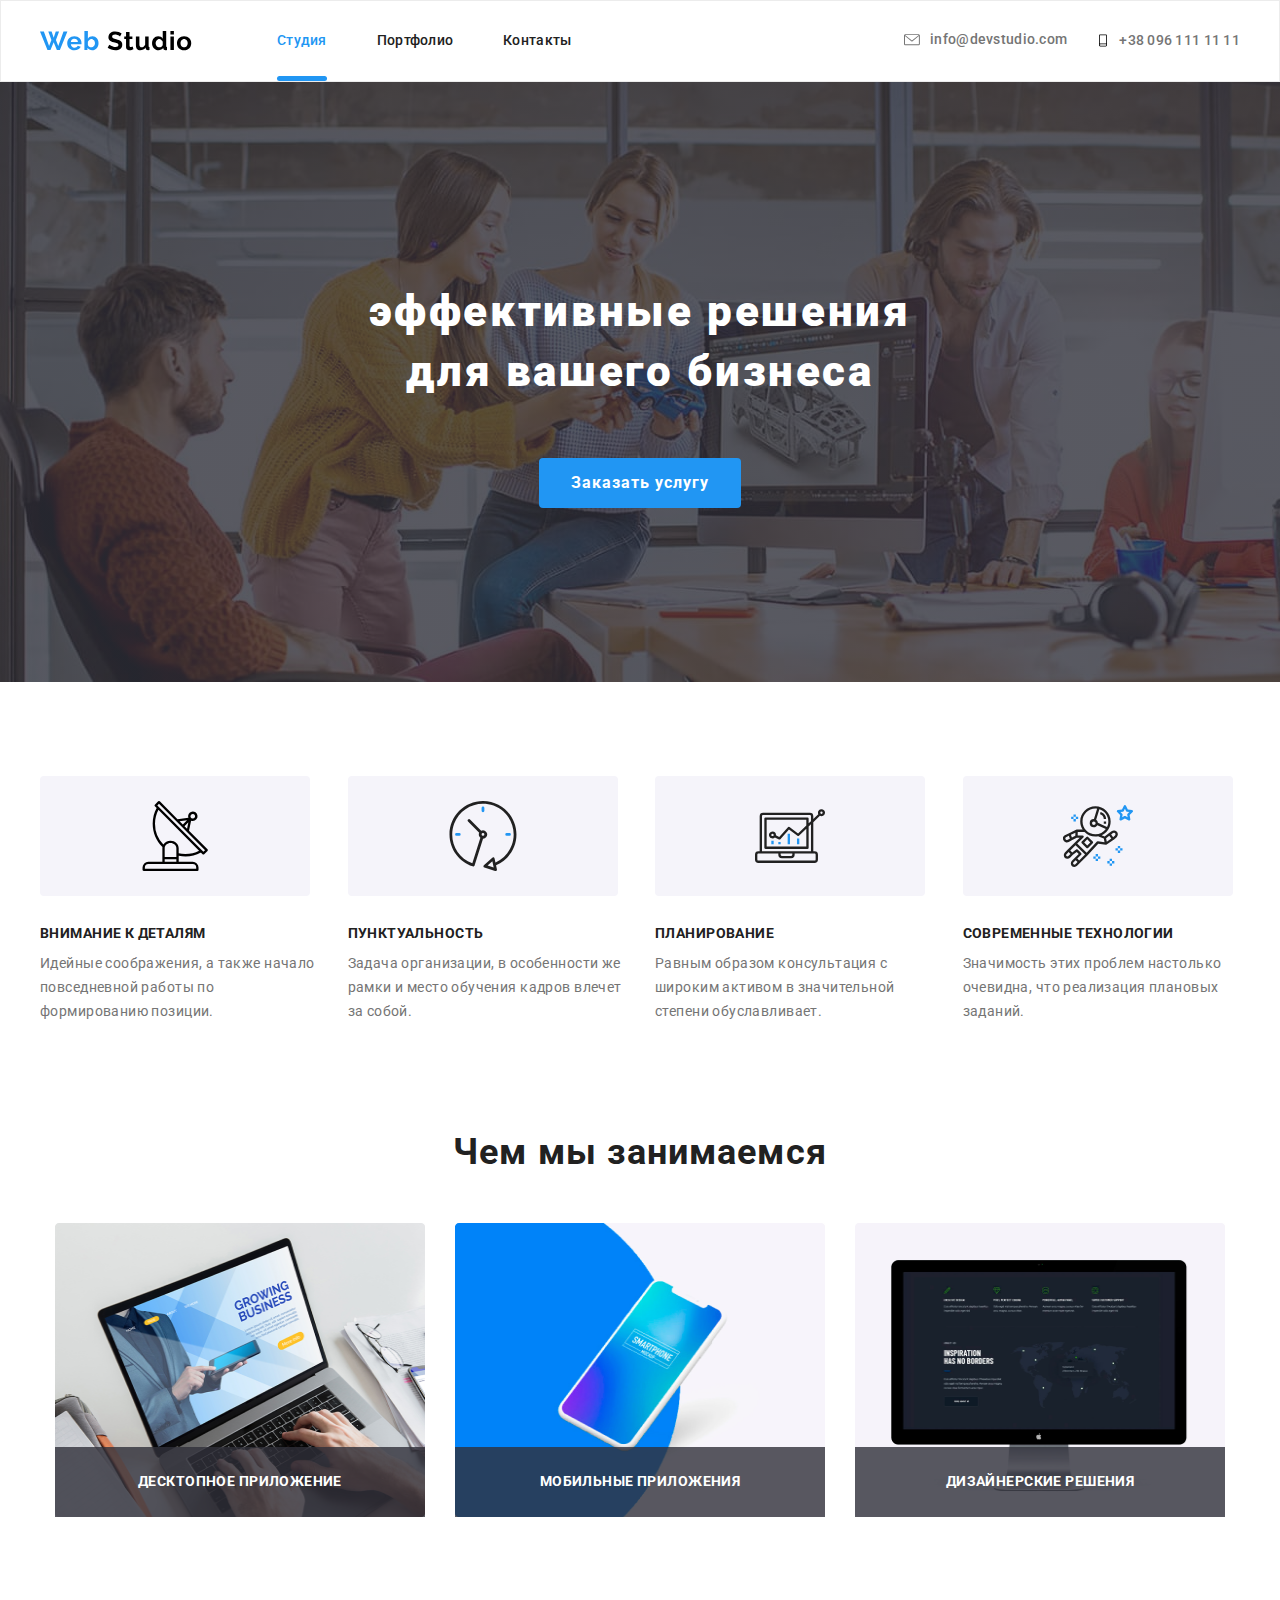
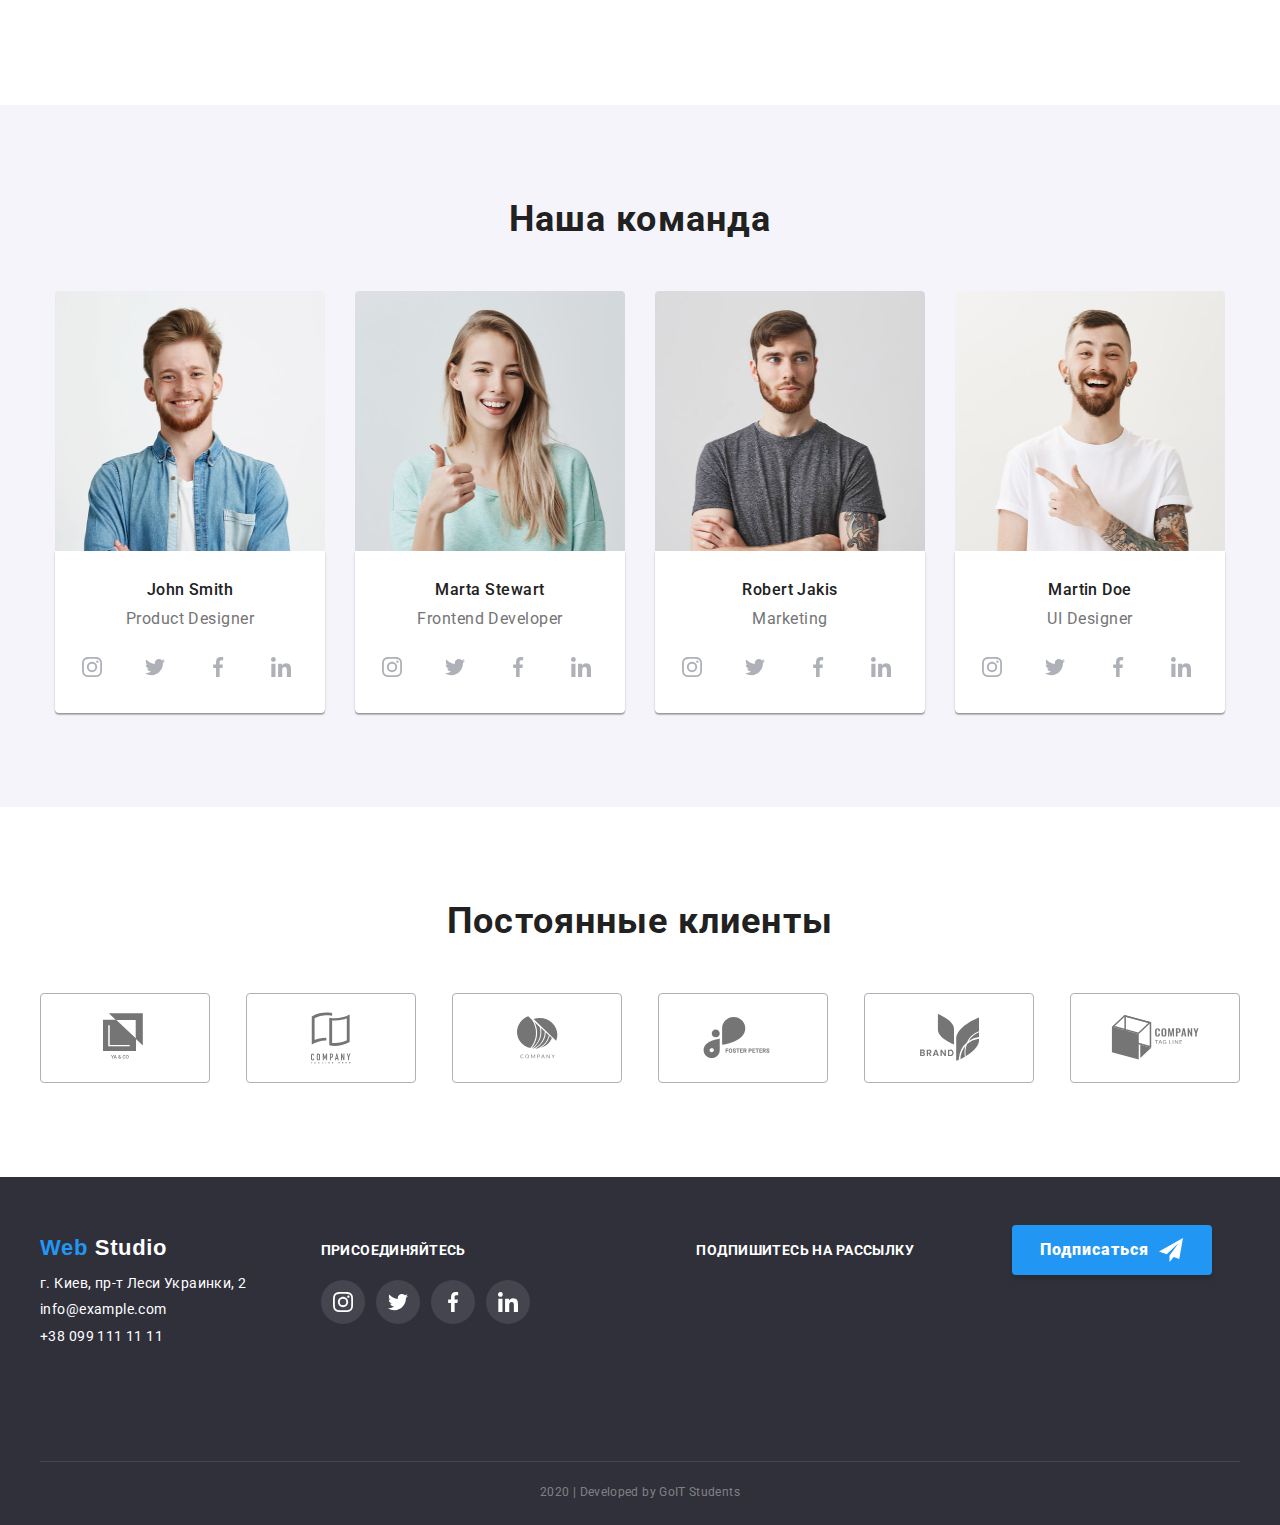
<file: index.html>
<!DOCTYPE html>
<html lang="ru">
<head>
    <meta charset="UTF-8">
    <meta name="viewport" content="width=device-width, initial-scale=1.0">
    <title>Студия</title>
    <link 
      href="https://fonts.googleapis.com/css2?family=Roboto:wght@400;500;700;900&display=swap"
      rel="stylesheet"
    />
    <link
      rel="stylesheet" href="./css/styles.css" 
    />
    <link rel="stylesheet" href="css/normalize.css">
</head>
<body>
<!--шапка сайта-->   

    <header class="page-header"> 
        <div class="container">
            <nav class="main-nav">
                <a href="/">
                   <img src="./img/WebStudio.svg" alt="логотип вебсайта"/>
                </a>
    
                <ul class="site-nav">
                    <li class="item"><a href="./index.html" class="link current">Студия</a></li>
                    <li class="item"><a href="./portfolio.html" class="link">Портфолио</a></li>
                    <li class="item"><a href="" class="link">Контакты</a></li>
                </ul>
        
                <ul class="auth-nav">
                    <li class="item">
                        <a href="" class="link-auth">
                          <svg class="envelope-icon-sprite" width="16" height="12">
                            <use href="./img/symbol-defs1.svg#icon-envelope-hover-2"></use>
                          </svg>
                            info@devstudio.com
                        </a>
                    </li>
 
                    <li class="item">
                        <a href="" class="link-auth">
                          <svg class="smartphone-icon-sprite" width="10" height="15">
                            <use href="./img/symbol-defs1.svg#icon-smartphone-1"></use>
                          </svg>            
                           +38 096 111 11 11
                        </a>
                    </li>
                </ul> 
            </nav>
        </div>
    </header>
   
    <main>
<!--заказ услуг-->
        <section class="service">
          <div class="overlay">
            <h1 class="service-title">эффективные решения<br />для вашего бизнеса</h1>
            <div class="around-button-first">
            <a href="" class="button-first">Заказать услугу</a>
            </div>
          </div>
        </section>
<!--особенности-->
    <section class="qualities">
        <div class="container">
        <h2 class="qualities-title">Особенности</h2>
           <ul class="features">
              <li class="item antenna">
                <div class="pics">
                <svg
                class="qualities-antenna-icon-sprite"
                width="70"
                height="70">
                <use href="./img/symbol-defs1.svg#icon-antena"></use>
               </svg>
               </div>
                <h3 class="name">Внимание к деталям</h3>
                <p class="text">Идейные соображения, а также начало повседневной работы по формированию позиции.</p>
              </li>
          

           
               <li class="item clock">
                <div class="pics">
                  <svg class="qualities-clock-icon-sprite" width="70" height="70">
                    <use href="./img/symbol-defs1.svg#icon-clock1"></use>
                  </svg>
                </div>
  
                 <h3 class="name">Пунктуальность</h3>
                 <p class="text">Задача организации, в особенности же рамки и место обучения кадров влечет за собой.</p>
               </li>
         

               <li class="item diagram">
                 <div class="pics">
                   <svg class="qualities-diagram-icon-sprite" width="70" height="70">
                     <use href="./img/symbol-defs1.svg#icon-diagram1"></use>
                   </svg>
                 </div> 
                 <h3 class="name">Планирование</h3>
                 <p class="text">Равным образом консультация с широким активом в значительной степени обуславливает.</p>
               </li>
          

          
               <li class="item astronaut">
                <div class="pics">
                   <svg class="qualities-astronaut-icon-sprite" width="70" height="70">
                    <use href="./img/symbol-defs1.svg#icon-astronaut1"></use>
                   </svg>
                </div>
                  <h3 class="name">Современные технологии</h3>
                  <p class="text">Значимость этих проблем настолько очевидна, что реализация плановых заданий.</p>
               </li>
           </ul>
        </div>   
    </section>  
<!--чем мы занимаемся-->
    <section class="section">
        <div class="container">
         <h3 class="section-title">Чем мы занимаемся</h3>

          <ul class="section-options">
              <li class="item">
                <img src="./img/pictures/img.png" alt="изображение ноутбука"
                 width="370px" height="294px" class="display-block"> 
                 <div class="title-box">
                <h4 class="options">Десктопное приложение</h4>
                </div>
              </li>
              <li class="item">
                  <img src="./img/pictures/box.png" alt="изображение телефона" 
                  width="370px" height="294px" class="display-block">
                  <div class="title-box">
                  <h4 class="options">Мобильные приложения</h4>
                  </div>
              </li>
              <li class="item">
                  <img src="./img/pictures/monitor.png" alt="изображение монитора" 
                  width="370px" height="294px" class="display-block">
                  <div class="title-box">
                  <h4 class="options">Дизайнерские решения</h4>
                  </div>
              </li>
          </ul>
        </div>
    </section>
<!--наша команда-->
    <section class="section-people">
     <div class="container">
        <h3 class="section-title">Наша команда</h3>
         <ul class="band">
          <li class="item-person">
             <img src="./img/team/john.png" alt="Личное фото"
             width="270"
             height="260"
             class="display-block"
             />
              <div class="band-person-description">
               <h4 class="names">John Smith</h4>
               <p class="text">Product Designer</p>
               <ul class="social-links">
               <li class="item">
                <a href="https://instagram.com" aria-label="Ссылка на Instagram" class="instagram-icon">
                 <svg class="band-instagram-icon-sprite" width="20" height="20">
                  <use href="./img/symbol-defs1.svg#icon-instagram-2"></use>
                 </svg>
                </a>
               </li>
               <li class="item">
                 <a href="https://twitter.com" aria-label="Ссылка на Twitter" class="twitter-icon">
                  <svg class="band-twitter-icon-sprite" width="20" height="20">
                    <use href="./img/symbol-defs1.svg#icon-twitter-1"></use>
                  </svg> 
                </a>
               </li>
               <li class="item">
                 <a href="https://facebook.com" aria-label="Ссылка на Facebook" class="facebook-icon">
                   <svg class="band-facebook-icon-sprite" width="20" height="20">
                      <use href="./img/symbol-defs1.svg#icon-facebook-1"></use>
                   </svg>
                 </a>
                </li>
               <li class="item">
                 <a href="https://linkedin.com" aria-label="Ссылка на LinkedIn" class="linkedin-icon">
                   <svg class="band-linkedin-icon-sprite" width="20" height="20">
                      <use href="./img/symbol-defs1.svg#icon-linkedin-1"></use>
                   </svg>
                 </a>
               </li>
               </ul>
            </div>
          </li>
        

          <li class="item-person">
            <img src="./img/team/marta.png" alt="Личное фото"
            width="270"
            height="260"
            class="display-block"
            />
            <div class="band-person-description">
               <h4 class="names">Marta Stewart</h4>
               <p class="text">Frontend Developer</p>
               <ul class="social-links">
                <li class="item">
                  <a href="https://instagram.com" aria-label="Ссылка на Instagram" class="instagram-icon">
                   <svg
                    class="band-instagram-icon-sprite" width="20" height="20">
                    <use href="./img/symbol-defs1.svg#icon-instagram-2"></use>
                   </svg>
                  </a>
                 </li>
                 <li class="item">
                   <a href="https://twitter.com" aria-label="Ссылка на Twitter" class="twitter-icon">
                    <svg class="band-twitter-icon-sprite" width="20" height="20">
                      <use href="./img/symbol-defs1.svg#icon-twitter-1"></use>
                    </svg> 
                  </a>
                 </li>
                 <li class="item">
                   <a href="https://facebook.com" aria-label="Ссылка на Facebook" class="facebook-icon">
                     <svg class="band-facebook-icon-sprite" width="20" height="20">
                        <use href="./img/symbol-defs1.svg#icon-facebook-1"></use>
                     </svg>
                   </a>
                  </li>
                 <li class="item">
                   <a href="https://linkedin.com" aria-label="Ссылка на LinkedIn" class="linkedin-icon">
                     <svg class="band-linkedin-icon-sprite" width="20" height="20">
                        <use href="./img/symbol-defs1.svg#icon-linkedin-1"></use>
                     </svg>
                   </a>
                 </li>
               </ul>
            </div>
        </li>
        

        <li class="item-person">
            <img src="./img/team/robert.png" alt="Личное фото"
            width="270"
            height="260"
            class="display-block"
            />
            <div class="band-person-description">
              <h4 class="names">Robert Jakis</h4>
              <p class="text">Marketing</p>
              <ul class="social-links">
                <li class="item">
                  <a href="https://instagram.com" aria-label="Ссылка на Instagram" class="instagram-icon">
                   <svg
                    class="band-instagram-icon-sprite" width="20" height="20">
                    <use href="./img/symbol-defs1.svg#icon-instagram-2"></use>
                   </svg>
                  </a>
                 </li>
                 <li class="item">
                   <a href="https://twitter.com" aria-label="Ссылка на Twitter" class="twitter-icon">
                    <svg class="band-twitter-icon-sprite" width="20" height="20">
                      <use href="./img/symbol-defs1.svg#icon-twitter-1"></use>
                    </svg> 
                  </a>
                 </li>
                 <li class="item">
                   <a href="https://facebook.com" aria-label="Ссылка на Facebook" class="facebook-icon">
                     <svg class="band-facebook-icon-sprite" width="20" height="20">
                        <use href="./img/symbol-defs1.svg#icon-facebook-1"></use>
                     </svg>
                   </a>
                  </li>
                 <li class="item">
                   <a href="https://linkedin.com" aria-label="Ссылка на LinkedIn" class="linkedin-icon">
                     <svg class="band-linkedin-icon-sprite" width="20" height="20">
                        <use href="./img/symbol-defs1.svg#icon-linkedin-1"></use>
                     </svg>
                   </a>
                 </li>
              </ul>
            </div>
        </li>
    

        <li class="item-person">
            <img src="./img/team/martin.png" alt="Личное фото"
            width="270"
            height="260"
            class="display-block"
            />
            <div class="band-person-description">
              <h4 class="names">Martin Doe</h4>
              <p class="text">UI Designer</p>
              <ul class="social-links">
                <li class="item">
                  <a href="https://instagram.com" aria-label="Ссылка на Instagram" class="instagram-icon">
                   <svg
                    class="band-instagram-icon-sprite" width="20" height="20">
                    <use href="./img/symbol-defs1.svg#icon-instagram-2"></use>
                   </svg>
                  </a>
                 </li>
                 <li class="item">
                   <a href="https://twitter.com" aria-label="Ссылка на Twitter" class="twitter-icon">
                    <svg class="band-twitter-icon-sprite" width="20" height="20">
                      <use href="./img/symbol-defs1.svg#icon-twitter-1"></use>
                    </svg> 
                  </a>
                 </li>
                 <li class="item">
                   <a href="https://facebook.com" aria-label="Ссылка на Facebook" class="facebook-icon">
                     <svg class="band-facebook-icon-sprite" width="20" height="20">
                        <use href="./img/symbol-defs1.svg#icon-facebook-1"></use>
                     </svg>
                   </a>
                  </li>
                 <li class="item">
                   <a href="https://linkedin.com" aria-label="Ссылка на LinkedIn" class="linkedin-icon">
                     <svg class="band-linkedin-icon-sprite" width="20" height="20">
                        <use href="./img/symbol-defs1.svg#icon-linkedin-1"></use>
                     </svg>
                   </a>
                 </li>
              </ul>
            </div>
        </li>
        
     </ul>
    </div> 
    </section>
<!--постоянные клиенты-->
    <section class="section-clients">
    <div class="container">    
        <h3 class="section-title">Постоянные клиенты</h3>
         <ul class="items">
            <li class="logos">
              <a href="" class="link">
                <svg class="client-yaco-icon-sprite" width="44" height="49">
                  <use href="./img/symbol-defs2.svg#icon-logo-1"></use>
                </svg>
              </a>
            </li>
            <li class="logos">
              <a href="" class="link">
                <svg class="client-tagline-icon-sprite" width="40" height="52">
                  <use href="./img/symbol-defs2.svg#icon-logo-2"></use>
                </svg>

              </a>
            </li>
            <li class="logos">
              <a href="" class="link">
                <svg class="client-company-icon-sprite" width="41" height="43">
                  <use href="./img/symbol-defs2.svg#icon-logo-3"></use>
                </svg>
              </a>
            </li>
            <li class="logos">
              <a href="" class="link">
                <svg class="client-foster-icon-sprite" width="80" height="42">
                  <use href="./img/symbol-defs2.svg#icon-logo-4"></use>
                </svg>
              </a>
            </li>
            <li class="logos">
              <a href="" class="link">
                <svg class="client-brand-icon-sprite" width="59" height="47">
                  <use href="./img/symbol-defs2.svg#icon-logo-5"></use>
                </svg>
              </a>
            </li>
            <li class="logos">
              <a href="" class="link">
                <svg class="client-cube-icon-sprite" width="89" height="45">
                  <use href="./img/symbol-defs2.svg#icon-logo-6"></use>
                </svg>
              </a>
            </li>
        </ul>
    </div>    
    </section>
    
    </main>

<!--футер-->
<footer class="footer">
<div class="container">
  <div class="footer-all"> 
    <!--адрес--> 
  <div class="address-logo">  
    <a href="./index.html" lang="en" class="footer-logo">Web&nbsp;<span>Studio</span></a>
    <address class="address">
        <p class="address-text">г. Киев, пр-т Леси Украинки, 2<br/></p>
        <ul class="contacts-list">
        <li class="item"><a href="mailto:info@example.com" class="address-text">info@example.com<br/></a></li>
        <li class="item"><a href="tel:+380991111111" class="address-text">+38 099 111 11 11<br/></a></li>
        </ul>
    </address>
  </div>  
  <!--соцсети-->
  <div class="join-us">
    <p class="media-title">присоединяйтесь</p>
      <ul class="media">
       <li class="item">
         <a href="https://instagram.com" class="instagram-icon1" aria-label="Ссылка на Instagram">
          <svg width="20" height="20">
            <use href="./img/symbol-defs1.svg#icon-instagram-2"></use>
          </svg>
        </a>
        </li>

       <li class="item">
         <a href="https://twitter.com" class="twitter-icon1" aria-label="Ссылка на Twitter">
          <svg width="20" height="20">
            <use href="./img/symbol-defs1.svg#icon-twitter-1"></use>
          </svg>
         </a>
       </li>
       <li class="item">
         <a href="https://facebook.com" class="facebook-icon1" aria-label="Ссылка на Facebook">
          <svg width="20" height="20">
            <use href="./img/symbol-defs1.svg#icon-facebook-1"></use>
          </svg>
         </a>
       </li>
       <li class="item">
         <a href="https://linkedin.com" class="linkedin-icon1" aria-label="Ссылка на LinkedIn">
          <svg width="20" height="20">
            <use href="./img/symbol-defs1.svg#icon-linkedin-1"></use>
          </svg>
         </a>
        </li>
      </ul>
  </div>

    <div class="join-us">
       <p class=media-title>подпишитесь на рассылку</p >
    </div>  

    <div>
       <button type="button" class="button-second">Подписаться</button>
       <svg class="icon-send" width="24" height="24">
        <use href="./img/symbol-defs1.svg#icon-icon-send"></use>
      </svg>
   </div>

</div>

<div class="copyright">
  <p class="the-end">2020 | Developed by GoIT Students </p>
</div>

</div>
</footer>

</body>
</html>
</file>
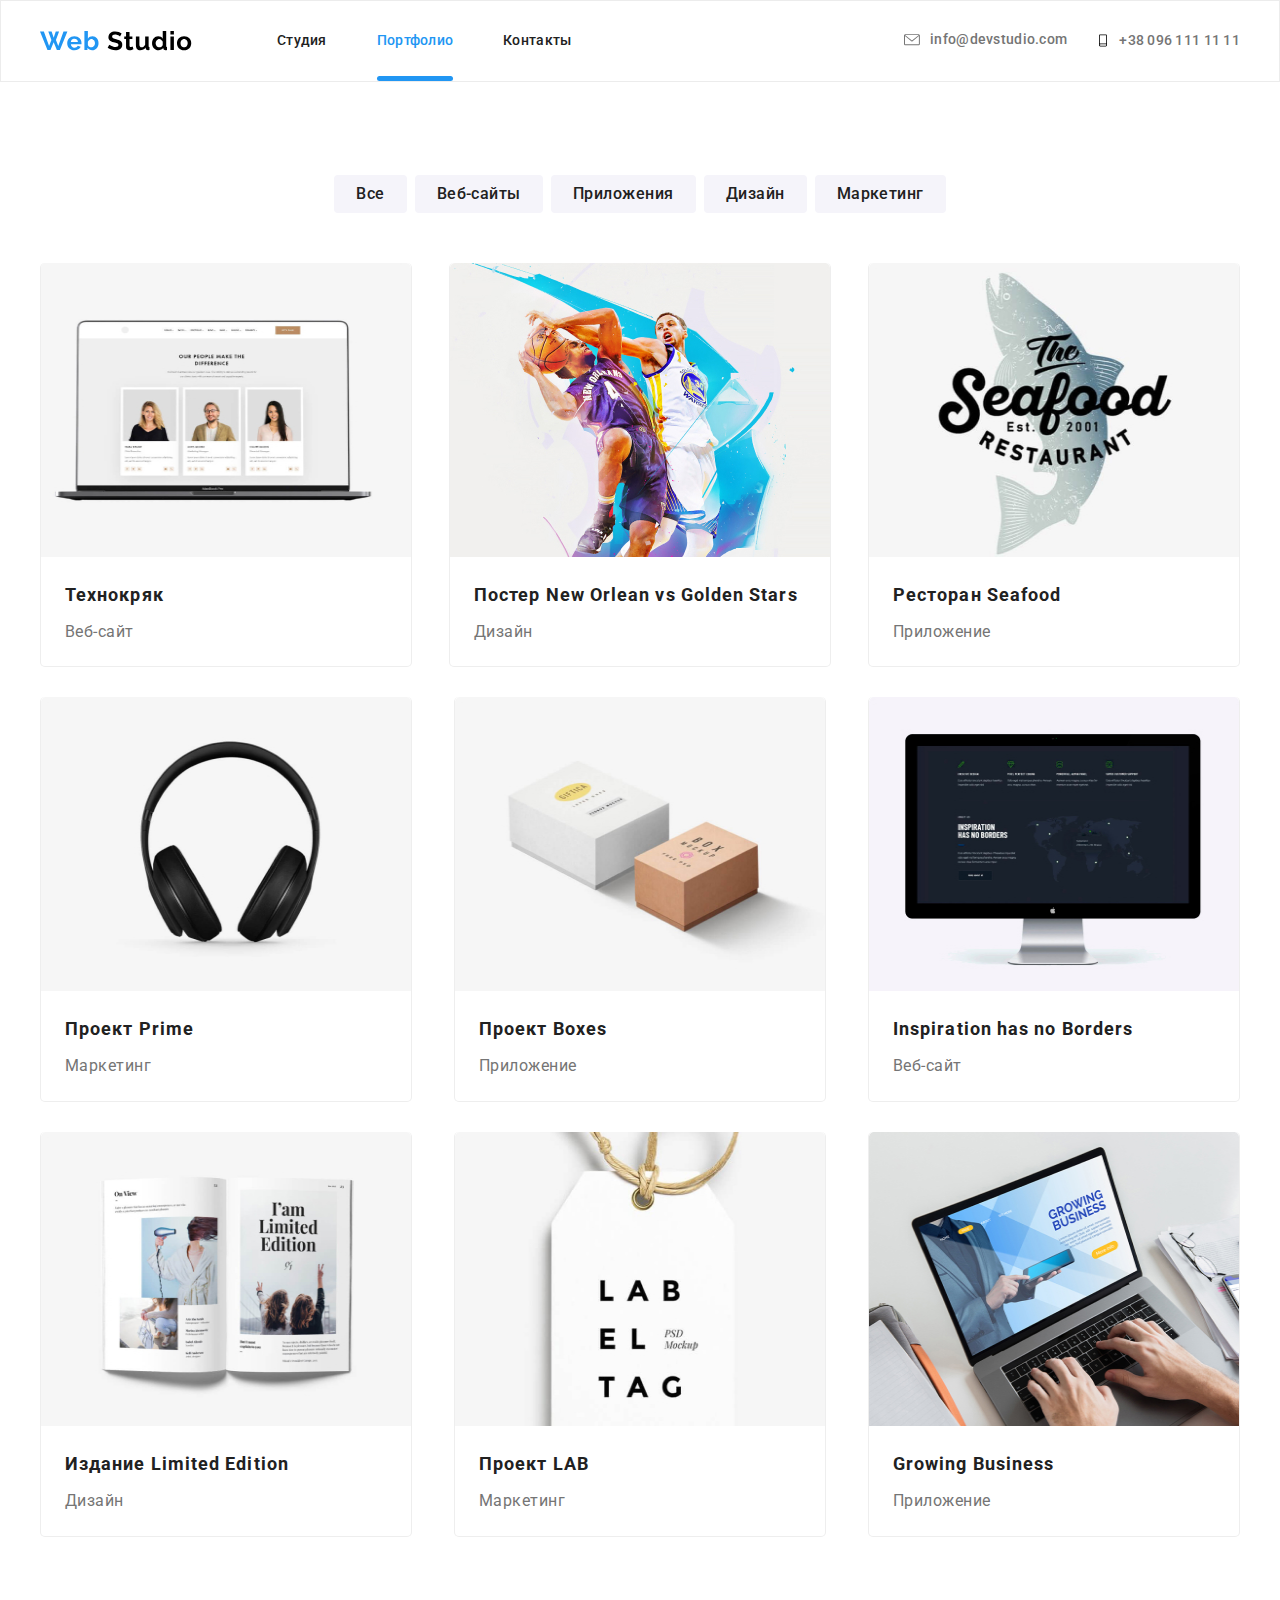
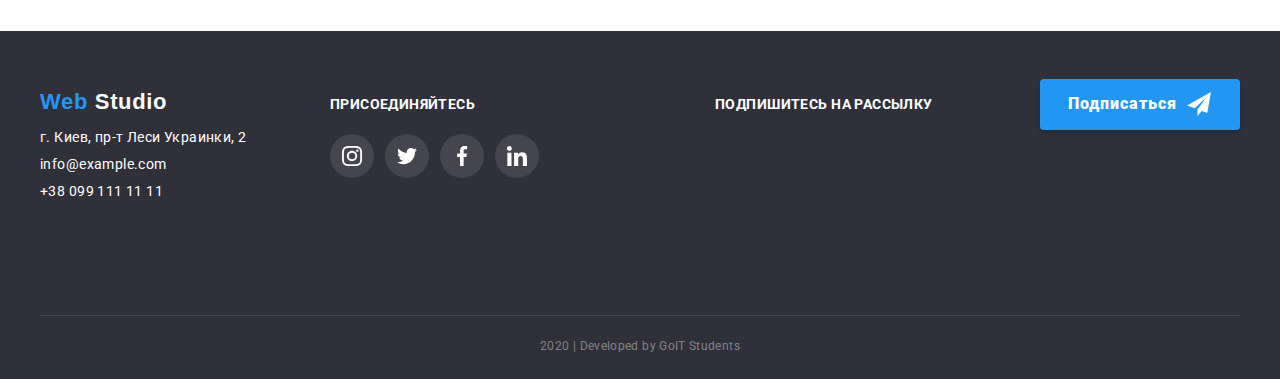
<file: portfolio.html>
<!DOCTYPE html>
<html lang="ru">
<head>
    <meta charset="UTF-8">
    <meta name="viewport" content="width=device-width, initial-scale=1.0">
    <title>Портфолио</title>
    <link 
       href="https://fonts.googleapis.com/css2?family=Roboto:wght@400;500;700;900&display=swap"
       rel="stylesheet" 
    />
    <link
    rel="stylesheet" href="./css/styles.css" 
    />
    <link rel="stylesheet" href="css/normalize.css">  
</head>
<body>
  <!--шапка страницы-->
  <header class="page-header">
      <div class="container">
         <nav class="main-nav">
             <a href="/">
                  <img src="./img/WebStudio.svg" alt="логотип вебсайта"/>
          </a>

             <ul class="site-nav">
                 <li class="item"><a href="./index.html" class="link">Студия</a></li>
                 <li class="item"><a href="./portfolio.html" class="link current">Портфолио</a></li>
                 <li class="item"><a href="" class="link">Контакты</a></li>
             </ul>
     
            <ul class="auth-nav">
                <li class="item">
                    <a href="" class="link-auth">
                        <svg class="envelope-icon-sprite" width="16" height="12">
                          <use href="./img/symbol-defs1.svg#icon-envelope-hover-2"></use>
                        </svg>
                          info@devstudio.com
                      </a>
                  </li>

                  <li class="item">
                      <a href="" class="link-auth">
                        <svg class="smartphone-icon-sprite" width="11" height="16">
                          <use href="./img/symbol-defs1.svg#icon-smartphone-1"></use>
                        </svg>            
                         +38 096 111 11 11
                      </a>
                </li>
            </ul> 
        </nav>
     </div>
  </header>  
<!--основа-->
  <main class="portfolio">
<!--варианты-->
        <ul class="button">
            <li class="item"><button type="button" class="btn">Все</button></li>
            <li class="item"><button tyoe="button" class="btn">Веб-сайты</button></li>
            <li class="item"><button tyoe="button" class="btn">Приложения</button></li>
            <li class="item"><button tyoe="button" class="btn">Дизайн</button></li>
            <li class="item"><button tyoe="button" class="btn">Маркетинг</button></li>
        </ul>
<!--примеры-->
      <section class="examples">
          <div class="container">
          <ul class="examples-main">
              <li class="item">
                <a href="" class="link">
                  <div class="thumb">
                      <img class="examples-pic" src="./portfolio.img/website.jpg" alt="веб-сайт" width="370" height="294"/>
                      <p class="hidden-text">Технокряк это современная площадка распространения коронавируса. Компании используют эту платформу для цифрового шпионажа и атак на защищённые сервера конкурентов.</p>
                  </div>
                    <div class="captions">
                  <h4 class="examples-title">Технокряк</h4>
                  <p class="examples-text">Веб-сайт</p>
                  </div>
                  </a>
              </li>
        
            
            
               <li class="item">
                  <a href="" class="link">
                    <div class="thumb">
                       <img class="examples-pic" src="./portfolio.img/bascetball.jpg" alt="баскетболисты" width="" height="294"/>
                       <p class="hidden-text">Технокряк это современная площадка распространения коронавируса. Компании используют эту платформу для цифрового шпионажа и атак на защищённые сервера конкурентов.</p>
                    </div>
                      <div class="captions">
                       <h4 class="examples-title">Постер New Orlean vs Golden Stars</h4>
                       <p class="examples-text">Дизайн</p>
                     </div>
                  </a>
              </li>
            

           
              <li class="item">
                  <a href="" class="link">
                   <div class="thumb">
                  <img class="examples-pic" src="./portfolio.img/poster.jpg" alt="плакат с названием ресторана" width="370" height="294"/>
                  <p class="hidden-text">Технокряк это современная площадка распространения коронавируса. Компании используют эту платформу для цифрового шпионажа и атак на защищённые сервера конкурентов.</p>
                   </div>
                  <div class="captions">
                  <h4 class="examples-title">Ресторан Seafood</h4>
                  <p class="examples-text">Приложение</p>
                  </div>
                  </a>
              </li>
            

           
              <li class="item">
                  <a href="" class="link">
                  <div class="thumb">
                  <img class="examples-pic" src="./portfolio.img/headphones.jpg" alt="наушники" width="370" height="294"/>
                  <p class="hidden-text">Технокряк это современная площадка распространения коронавируса. Компании используют эту платформу для цифрового шпионажа и атак на защищённые сервера конкурентов.</p>
                  </div>
                  <div class="captions">
                  <h4 class="examples-title">Проект Prime</h4>
                  <p class="examples-text">Маркетинг</p>
                  </div>
                  </a>
              </li>
            
              <li class="item">
                  <a href="" class="link">
                  <div class="thumb">
                  <img class="examples-pic" src="./portfolio.img/boxes.jpg" alt="коробки" width="370" height="294"/>
                  <p class="hidden-text">Технокряк это современная площадка распространения коронавируса. Компании используют эту платформу для цифрового шпионажа и атак на защищённые сервера конкурентов.</p>
                  </div>
                  <div class="captions">
                  <h4 class="examples-title">Проект Boxes</h4>
                  <p class="examples-text">Приложение</p>
                  </div>
                  </a>
              </li>
            
              <li class="item">
                  <a href="" class="link">
                  <div class="thumb">                  
                  <img class="examples-pic" src="./portfolio.img/monitor.jpg" alt="монитор" width="370" height="294"/>
                  <p class="hidden-text">Технокряк это современная площадка распространения коронавируса. Компании используют эту платформу для цифрового шпионажа и атак на защищённые сервера конкурентов.</p>
                  </div>
                  <div class="captions">
                  <h4 class="examples-title">Inspiration has no Borders</h4>
                  <p class="examples-text">Веб-сайт</p>
                  </div>
                  </a>
              </li>
            
              <li class="item">
                  <a href="" class="link">
                  <div class="thumb">
                  <img class="examples-pic" src="./portfolio.img/magazine.jpg" alt="журнал" width="370" height="294"/>
                  <p class="hidden-text">Технокряк это современная площадка распространения коронавируса. Компании используют эту платформу для цифрового шпионажа и атак на защищённые сервера конкурентов.</p>
                  </div>
                  <div class="captions">
                  <h4 class="examples-title">Издание Limited Edition</h4>
                  <p class="examples-text">Дизайн</p>
                  </div>
                  </a>
              </li>
            
              <li class="item">
                  <a href="" class="link">
                  <div class="thumb">
                  <img class="examples-pic" src="./portfolio.img/tag.jpg" alt="бирка" width="370" height="294"/>
                  <p class="hidden-text">Технокряк это современная площадка распространения коронавируса. Компании используют эту платформу для цифрового шпионажа и атак на защищённые сервера конкурентов.</p>
                  </div>
                  <div class="captions">
                  <h4 class="examples-title">Проект LAB</h4>
                  <p class="examples-text">Маркетинг</p>
                  </div>
                  </a>
              </li>
            
              <li class="item">
                  <a href="" class="link">
                   <div class="thumb">                    
                  <img class="examples-pic" src="./portfolio.img/laptop.jpg" alt="ноутбук" width="370" height="294"/>
                  <p class="hidden-text">Технокряк это современная площадка распространения коронавируса. Компании используют эту платформу для цифрового шпионажа и атак на защищённые сервера конкурентов.</p>
                   </div>
                  <div class="captions">
                  <h4 class="examples-title">Growing Business</h4>
                  <p class="examples-text">Приложение</p>
                  </div>
                  </a>
              </li>
            </ul>
          </div>
      </section>
  </main>

<!--футер-->
<footer class="footer">
  <div class="container">
    <div class="footer-all"> 
      <!--адрес--> 
    <div class="address-logo">  
      <a href="./index.html" lang="en" class="footer-logo">Web&nbsp;<span>Studio</span></a>
      <address class="address">
          <p class="address-text">г. Киев, пр-т Леси Украинки, 2<br/></p>
          <ul class="contacts-list">
          <li class="item"><a href="mailto:info@example.com" class="address-text">info@example.com<br/></a></li>
          <li class="item"><a href="tel:+380991111111" class="address-text">+38 099 111 11 11<br/></a></li>
          </ul>
      </address>
    </div>  
    <!--соцсети-->
    <div class="join-us">
      <p class="media-title">присоединяйтесь</p>
        <ul class="media">
         <li class="item">
           <a href="https://instagram.com" class="instagram-icon1" aria-label="Ссылка на Instagram">
            <svg width="20" height="20">
              <use href="./img/symbol-defs1.svg#icon-instagram-2"></use>
            </svg>
          </a>
          </li>
  
         <li class="item">
           <a href="https://twitter.com" class="twitter-icon1" aria-label="Ссылка на Twitter">
            <svg width="20" height="20">
              <use href="./img/symbol-defs1.svg#icon-twitter-1"></use>
            </svg>
           </a>
         </li>
         <li class="item">
           <a href="https://facebook.com" class="facebook-icon1" aria-label="Ссылка на Facebook">
            <svg width="20" height="20">
              <use href="./img/symbol-defs1.svg#icon-facebook-1"></use>
            </svg>
           </a>
         </li>
         <li class="item">
           <a href="https://linkedin.com" class="linkedin-icon1" aria-label="Ссылка на LinkedIn">
            <svg width="20" height="20">
              <use href="./img/symbol-defs1.svg#icon-linkedin-1"></use>
            </svg>
           </a>
          </li>
        </ul>
    </div>
  
      <div class="join-us">
         <p class=media-title>подпишитесь на рассылку</p >
      </div>  
  
      <div>
         <button type="button" class="button-second">Подписаться</button>
     </div>
  
  </div>

  <div class="copyright">
    <p class="the-end">2020 | Developed by GoIT Students </p>
  </div>

  </div>
  </footer>
</body>
</html>
</file>
<file: css/styles.css>
:root {
    --primary-text-color: #212121;
    --text-color: #757575;
    --secondory-title-color: #FFFFFF;
    --hover-color: #2196f3;
}

html {
    box-sizing: border-box;
}

*,
*::before,
*::after{
    box-sizing: inherit;
}
.container {
    margin-left: auto;
    margin-right: auto;
    width: 1230px;
    padding-left: 15px;
    padding-right: 15px;
}

img {
    display: block;
}

body {
    background-color: #FFFFFF;
    color: var(--primary-text-color);

    font-family: Roboto, sans-serif;
}

ul {
    padding: 0;
    margin: 0;
    list-style: none;
}

.page-header {
    background-color: #FFFFFF;
    border: 1px solid #ECECEC;

}
.main-nav {
    display: flex;
    align-items: center;
    
}
/* site-nav */
.site-nav {
    display: flex;
    margin-left: 85px;
}

.site-nav .item:not( :last-child) {
    margin-right: 50px;
}

.site-nav .link {
    display: block;
    padding-top: 32px;
    padding-bottom: 32px;
    color: var(--primary-text-color);

    font-weight: 500;
    font-size: 14px;
    line-height: 1.14;
    letter-spacing: 0.02em;
    text-decoration: none;

    transition: color 250ms cubic-bezier(0.4, 0, 0.2, 1);
}
.site-nav .link:hover,
.site-nav .link:focus {
    color: #2196F3;
}

.site-nav .link.current {
    color: #2196F3;
    position: relative;
}

.site-nav .current::after {
    content: "";
    display: block;
    position: absolute;
    width: 100%;
    height: 5px;
    bottom: 0;
    background: #2196F3;
    border-radius: 6px;
}

/* auth-nav */
.auth-nav {
    display: flex;
    margin-left: auto;
}
.auth-nav .item + .item {
    margin-left: 30px;
}

.auth-nav .link-auth {
    display: flex;
    align-items: center;
}

.auth-nav .link-auth {

    color: var(--text-color);
    
    font-weight: 500;
    font-size: 14px;
    line-height: 1.14;
    letter-spacing: 0.02em;
    text-decoration: none;

    transition: var(--hover-color) 250ms 
    cubic-bezier(0.4, 0, 0.2, 1);
}
.auth-nav .link-auth:hover,
.auth-nav .link-auth:focus {
    fill: #2196F3;
    color: #2196F3;

}

.envelope-icon-sprite {
    width: 16px;
    height: 12px;
    margin-right: 10px;
    fill: currentColor;
    transition: var(--hover-color) 250ms 
    cubic-bezier(0.4, 0, 0.2, 1);
}
.smartphone-icon-sprite {
    width: 12px;
    height: 17px;
    margin-right: 10px; 
    transition: var(--hover-color) 250ms 
    cubic-bezier(0.4, 0, 0.2, 1);
}

.auth-nav .link:hover svg {
    color: #2196F3;
}

.section-title {
    color: var(--primary-text-color);
    text-align: center;
}

/* service order */

.service .overlay {
    max-width: 1600px;
    height: 600px;
    background-color: black;
    background-image: linear-gradient(
      to right,
      rgba(47, 48, 58, 0.8),
      rgba(47, 48, 58, 0.8)
    ),
    url("../img/Header1\ img.jpg");
    
    background-repeat: no-repeat;
    padding-top: 200px;
    margin-left: auto;
    margin-right: auto;
}

.service-title {
    margin-top: 0;
    margin-bottom: 56px;

    color: var(--secondory-title-color);

    font-style: normal;
    font-weight: 900;
    font-size: 44px;
    line-height: 1.36;
    text-align: center;
    letter-spacing: 0.06em;
    
}


.service {
    text-align: center;
}
.button-first {
    display: inline-block;
    padding: 10px 32px;
    border: none;
    border-radius: 4px;
    min-width: 70px;

    font-family: Roboto;
    font-weight: 700;
    font-size: 16px;
    line-height: 1.87;
    align-items: center;
    letter-spacing: 0.06em;
    text-decoration: none;
    color: #FFFFFF;
    background-color: #2196F3;
}

.service .around-button-first {
  
    padding-bottom: 300px;
  
}

.button .item + .item {
    margin-left: 8px;
}
.portfolio .button {
    display: flex;
    justify-content: center;
    padding-top: 93px;
}

/* особенности */
.features .text {
    color: var(--text-color);
    font-family: Roboto;
    font-weight: normal;
    font-size: 14px;
    line-height: 1.71;
    letter-spacing: 0.03em;
    margin-top: 0px;
}

.qualities .features {
    display: flex;
    justify-content: center;
    align-items: center;
}

.qualities .item {
    display: block;

    width: calc((100% - 90px) / 4);
}

.qualities .item + .item {
    margin-left: 30px;
}

.qualities > .container {
    padding-top: 94px;
    padding-bottom: 94px;
}

.qualities-title {
    margin-top: 0px;
    margin-bottom: 0px;
    display: none;
}

.qualities .pics {
    display: inline-flex;


    background-color: #FFFFFF;
    width: 270px;
    height: 120px;
  
  
    margin-bottom: 30px;

    background-color: #F5F4FA;
  
    border-radius: 4px;
  
    justify-content: center;
    align-items: center;
  
}

/* .qualities img { 
    margin-top: 0px;
    margin-bottom: 30px;
}
*/

.features .name {
    font-family: Roboto;
    font-weight: 700;
    font-size: 14px;
    line-height: 1.14;
    letter-spacing: 0.03em;
    margin-top: 0px;
    margin-bottom: 10px;

    text-transform: uppercase;
}

/* чем мы занимаемся */

.section-title {
    font-weight: 700;
    font-size: 36px;
    line-height: 1.16;
    letter-spacing: 0.03em;
    margin-top: 0px;
    margin-bottom: 50px;

    text-align: center;
}

.section .container {
    width: 1200px;
    padding-bottom: 188px;

    border-top: 1 px solid #ececec;
}

.section .section-options {
    display: flex;
    justify-content: center;
    
}

.section-options > .item {
    position: relative;  
 }
 
 .section-options > .item + .item {
     margin-left: 30px;
 }

.section .options{
    margin-top: 0px;
    margin-bottom: 0px;
  
    color: #ffffff;
  
    font-weight: 700;
    font-size: 14px;
    line-height: 1.14;
    letter-spacing: 0.03em;
  

    text-transform: uppercase;  
}


.section-options .title-box {
    position: absolute;
    bottom: 0;

    display: flex;
    justify-content: center;
    align-items: center;
    width: 100%;
    height: 70px;
    background-color: rgba(47, 48, 58, 0.8);
}

.section-options .options {
    color: var(--secondory-title-color);
}



  /* наша команда */

  .section-people {
    background-color: #F5F4FA;
    padding-top: 94px;
    padding-bottom: 94px;
  }

.section-people .band {
    display: flex;
    justify-content: center;
} 


.section-people .instagram-icon,
.section-people .twitter-icon,
.section-people .facebook-icon,
.section-people .linkedin-icon {
    display: block;
    width: 44px;
    height: 44px;
    padding: 12px;
    border-radius: 50%;
    text-align: center;

    fill: #afb1b8;
    
   transition: background-color 250ms 
   cubic-bezier(0.4, 0, 0.2, 1);
}


.section-people .instagram-icon:hover,
.section-people .instagram-icon:focus,
.section-people .twitter-icon:hover,
.section-people .twitter-icon:focus,
.section-people .facebook-icon:hover,
.section-people .facebook-icon:focus,
.section-people .linkedin-icon:hover,
.section-people .linkedin-icon:focus {
  background-color: #2196f3;
  fill: #ffffff;
  border-radius: 50%;
}

.social-links .band-instagram-icon-sprite svg{
    color: #ffffff;
}


.band-person-description {
    padding-top: 30px;
    padding-bottom: 24px;
  
    width: 270px;
    
    background-color: #FFFFFF;

    border-bottom-left-radius: 4px;
    border-bottom-right-radius: 4px;

    box-shadow: 0px 2px 1px rgba(0, 0, 0, 0.2), 0px 1px 1px rgba(0, 0, 0, 0.14), 0px 1px 3px rgba(0, 0, 0, 0.12);
  }

.band .names{
    font-weight: 500;
    font-size: 16px;
    line-height: 1.18;
    letter-spacing: 0.03em;
    margin-top: 0px;
    margin-bottom: 10px;

    text-align: center;
    width: 270px;
}
.band .text {
    color: #757575;;
    font-weight: 400;
    font-size: 16px;
    line-height: 1.18;
    letter-spacing: 0.03em;

    margin-top: 0px;
    margin-bottom: 16px;

    text-align: center;
    width: 270px;
    
}


.section-people .item-person + .item-person {
    margin-left: 30px;
}

.social-links .item.item {
    margin-left: 15px;
  }
  
.social-links .item {
    display: inline-block;
    align-content: space-around;
    }


/* постоянные клиенты */

.section-clients {
    padding-top: 94px;
    padding-bottom: 94px;
}

.section-clients .items {
    display: flex;
    justify-content: space-between;  
}

.section-clients .link {
    display: flex;
    justify-content: center;
    align-items: center;
  
    fill: inherit;


    width: 170px;  
    height: 90px;
  
    border: 1px solid #AFB1B8 ;
    border-radius: 4px;  
    
    cursor: pointer;

}

.section-clients .logos {
    fill: #757575;
}

.section-clients .link:hover,
.section-clients .link:focus {
    border-color: #2196F3;

    transition: border 250ms;
    transition-timing-function: cubic-bezier(0.4, 0 0.2, 1);
}

.section-clients .logos:hover,
.section-clients .logos:focus {
    fill: #2196F3;

    transition: 250ms;
    transition-timing-function: cubic-bezier(0.4, 0 0.2, 1);
  
}


/* футер */
.footer {
    background-color: #2F303A;
}


.footer-all {
   display: flex;
   align-items: baseline;
   justify-content: space-between;

   padding-top: 48px;
   padding-bottom: 60px;
}

.footer-logo {
    color: #2196F3;

    font-family: raleway, sans-serif;
    font-weight: 700;
    font-size: 22px;
    line-height: 1.18;
    letter-spacing: 0.03em;
  
    text-decoration: none;
  
}
.footer-logo > span {
    color: #ffffff;
}

.address-text {
    color: var(--secondory-title-color);
    font-weight: 400;
    font-size: 14px;
    line-height: 1.17;
    letter-spacing: 0.03em;
    font-style: normal;

    text-decoration: none;
}

.footer .address-text {
    margin-bottom: 9px;
}

.contacts-list .item {
    margin-bottom: 9px;
}

.footer .media-title {
    color: var(--secondory-title-color);
    font-weight: 700;
    font-size: 14px;
    line-height: 1.14;
    letter-spacing: 0.03em;

    margin-top: 0px;
    text-transform: uppercase;

    margin-bottom: 21px;
}

.join-us {
    margin-left: 69px;
    margin-right: 93px;
}

.join-us .media {
    display: flex;
}

.item .instagram-icon1,
.item .twitter-icon1,
.item .facebook-icon1,
.item .linkedin-icon1 {
  display: inline-flex;
  justify-content: center;
  align-items: center;

  width: 44px;
  height: 44px;

  fill: #ffffff;

  background-color: rgba(255, 255, 255, 0.1);
  background-position: center;
  border-radius: 50%;
  cursor: pointer;

  transition: background-color 250ms 
  cubic-bezier(0.4, 0, 0.2, 1);
}


.media .twitter-icon1:hover,
.media .instagram-icon1:hover,
.media .facebook-icon1:hover,
.media .linkedin-icon1:hover {

    background-color: #2196f3;

}

.join-us .media li:not(:last-child) {
    margin-right: 11px;
  }
  

.button-second {
    display: inline-flex;
    align-items: center;
    padding: 10px 28px;
    min-width: 200px;
    min-height: 50px;
   
    border: 1px solid var(--accent-color);
    border-radius: 4px;
   
    font-weight: 900;
    font-size: 16px;
    line-height: 1.9;
    letter-spacing: 0.06em;
  
    color: #FFFFFF;
    background-color: #2196F3;
    box-shadow: 0px 4px 4px rgba(0, 0, 0, 0.15);

    cursor: pointer;
}

.button-second::after {
    content: '';
    display: inline-block;
    width: 24px;
    height: 24px;
    margin-left: 10px;
    background-image: url('../img/svg/icon\ send.svg');
}

.copyright {
  display: block;
  justify-content: center;
  align-items: center;
  margin-top: 46px;

  border-top: 1px solid rgba(255, 255, 255, 0.1);
}

.the-end {
    margin-top: 0px;
    margin-bottom: 0px;
    padding-top: 18px;
    padding-bottom: 21px;

    font-family: Roboto;
    font-weight: 400;
    font-size: 12px;
    line-height: 2;
    letter-spacing: 0.03em;

    color:  rgba(255, 255, 255, 0.4);

    text-align: center;
}


/* portfolio */


.button .btn {
    color: var(--primary-text-color);
    background-color: #F5F4FA;
    font-family: inherit;
    font-weight: 500;
    font-size: 16px;
    line-height: 1.6;
    letter-spacing: 0.03em;
    
    padding: 6px 22px;
    min-width: 70px;
    border-radius: 4px;
    border: none;

    text-align: center;

    cursor: pointer;

    transition: color 250ms 
    cubic-bezier(0.4, 0, 0.2, 1), background-color 250ms cubic-bezier(0.4, 0, 0.2, 1), box-shadow 250ms cubic-bezier(0.4, 0, 0.2, 1);
}

.button .btn:hover {
    background-color: #2196F3;
    color: #FFFFFF;
    box-shadow: 0px 2px 2px rgba(0, 0, 0, 0.12), 0px 1px 2px rgba(0, 0, 0, 0.08), 0px 3px 1px rgba(0, 0, 0, 0.1);
}

.button .btn:focus {
    color: #2196F3;
}

.examples {
    padding-bottom: 94px;
    padding-top: 50px;
}

.examples-main {
    display: flex;
    flex-wrap: wrap;
    justify-content: space-between;
}

.examples-main .link {
    display: block;
    text-decoration: none;
}

.examples-main .item {
    position: relative;
    overflow: hidden;

    margin-bottom: 30px;
   
    cursor: pointer;
    background: #FFFFFF;
    border: 1px solid #EEEEEE;
    border-radius: 5px;

    border-top: transparent;

    transition: box-shadow 250ms cubic-bezier(0.4, 0, 0.2, 1);
}

.examples-main .item:nth-last-child(-n + 3) {
    margin-bottom: 0;
}

.examples-main .item:hover,
.examples-main .item:focus {
    box-shadow: 1px 4px 6px rgba(0, 0, 0, 0.16), 0px 4px 4px rgba(0, 0, 0, 0.06),
    0px 1px 1px rgba(0, 0, 0, 0.12);
}


.thumb {
    position: relative;
  
    overflow: hidden;
  }

  .hidden-text {
    display: flex;
    position: absolute;
    left: 0;
    top: 0;
    width: 100%;
    height: 100%;
    margin: 0;
    padding: 63px 24px;
    font-size: 18px;
    line-height: 1.6;
    color: #ffffff;
    background-color: rgba(33, 150, 243, 0.9);
    border-top-right-radius: 5px;
    border-top-left-radius: 5px;
    opacity: 0;
    transform: translateY(100%);

    transition: transform 250ms 
    cubic-bezier(0.4, 0, 0.2, 1),
     opacity 250ms 
     cubic-bezier(0.4, 0, 0.2, 1);
  }

  .examples-main .item:hover .thumb .hidden-text,
  .examples-main .item:focus .thumb .hidden-text {
    transform: translateY(0);
    opacity: 1;
  }

  .captions {
    padding: 20px 24px;
  }

  .examples-title {
    font-weight: 700;
    font-size: 18px;
    line-height: 2;
    letter-spacing: 0.06em;
    
    margin-top: 0px;
    margin-bottom: 4px; 
    color: #212121;
    
  }

  .examples-text {
    font-weight: 400;
    font-size: 16px;
    line-height: 1.87;
    letter-spacing: 0.03em;


    margin-top: 0px;
    margin-bottom: 0px;
    
    color: #757575;
    
  }
</file>
